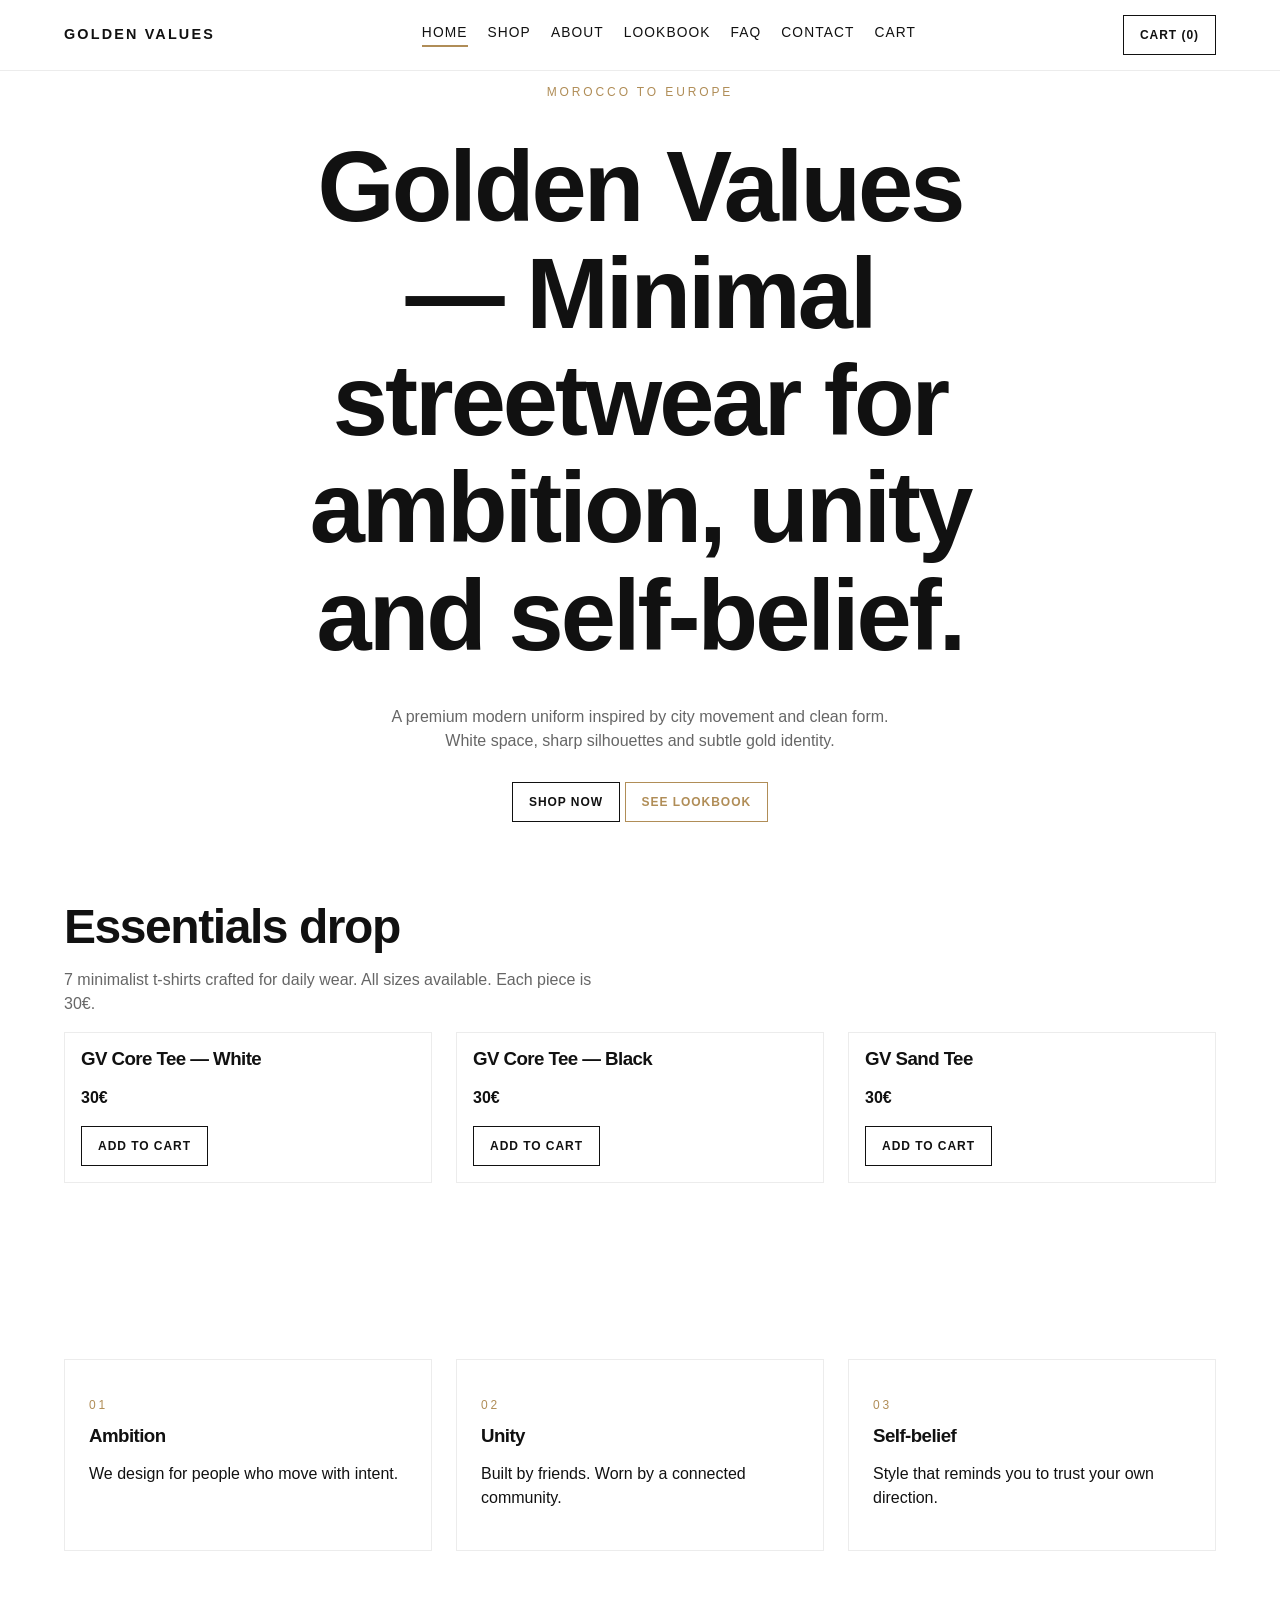
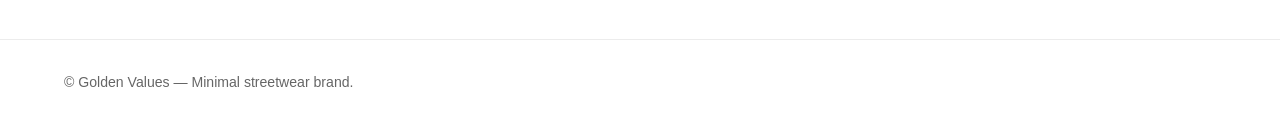
<file: index.html>
<!doctype html>
<html lang="en">
<head>
  <meta charset="UTF-8" />
  <meta name="viewport" content="width=device-width, initial-scale=1.0" />
  <title>Golden Values — Minimal Streetwear</title>
  <link rel="stylesheet" href="styles.css" />
</head>
<body>
  <header class="site-header">
    <div class="container nav">
      <a class="brand" href="index.html">Golden Values</a>
      <nav class="nav-links">
        <a href="index.html">Home</a><a href="shop.html">Shop</a><a href="about.html">About</a><a href="lookbook.html">Lookbook</a><a href="faq.html">FAQ</a><a href="contact.html">Contact</a><a href="cart.html">Cart</a>
      </nav>
      <button class="icon-btn" data-open-cart>Cart (<span data-cart-count>0</span>)</button>
    </div>
  </header>

  <main>
    <section class="hero container">
      <p class="kicker">Morocco to Europe</p>
      <h1>Golden Values — Minimal streetwear for ambition, unity and self-belief.</h1>
      <p class="lead">A premium modern uniform inspired by city movement and clean form. White space, sharp silhouettes and subtle gold identity.</p>
      <div>
        <a class="btn" href="shop.html">Shop now</a>
        <a class="btn gold" href="lookbook.html">See lookbook</a>
      </div>
    </section>

    <section class="section container">
      <h2>Essentials drop</h2>
      <p class="lead">7 minimalist t-shirts crafted for daily wear. All sizes available. Each piece is 30€.</p>
      <div id="home-products" class="grid grid-3"></div>
    </section>

    <section class="section container grid grid-3">
      <article class="card"><p class="kicker">01</p><h3>Ambition</h3><p>We design for people who move with intent.</p></article>
      <article class="card"><p class="kicker">02</p><h3>Unity</h3><p>Built by friends. Worn by a connected community.</p></article>
      <article class="card"><p class="kicker">03</p><h3>Self-belief</h3><p>Style that reminds you to trust your own direction.</p></article>
    </section>
  </main>

  <footer class="footer"><div class="container">© Golden Values — Minimal streetwear brand.</div></footer>

  <div id="overlay" class="overlay"></div>
  <aside id="cart-drawer" class="cart-drawer">
    <div class="cart-header"><strong>Your cart</strong> <button id="close-cart" class="btn" style="float:right">Close</button></div>
    <div id="cart-items" class="cart-items"></div>
    <div class="cart-footer"><p>Total: <strong id="cart-total">0€</strong></p><a href="cart.html" class="btn gold">Go to cart page</a></div>
  </aside>

  <script src="app.js"></script>
</body>
</html>
</file>
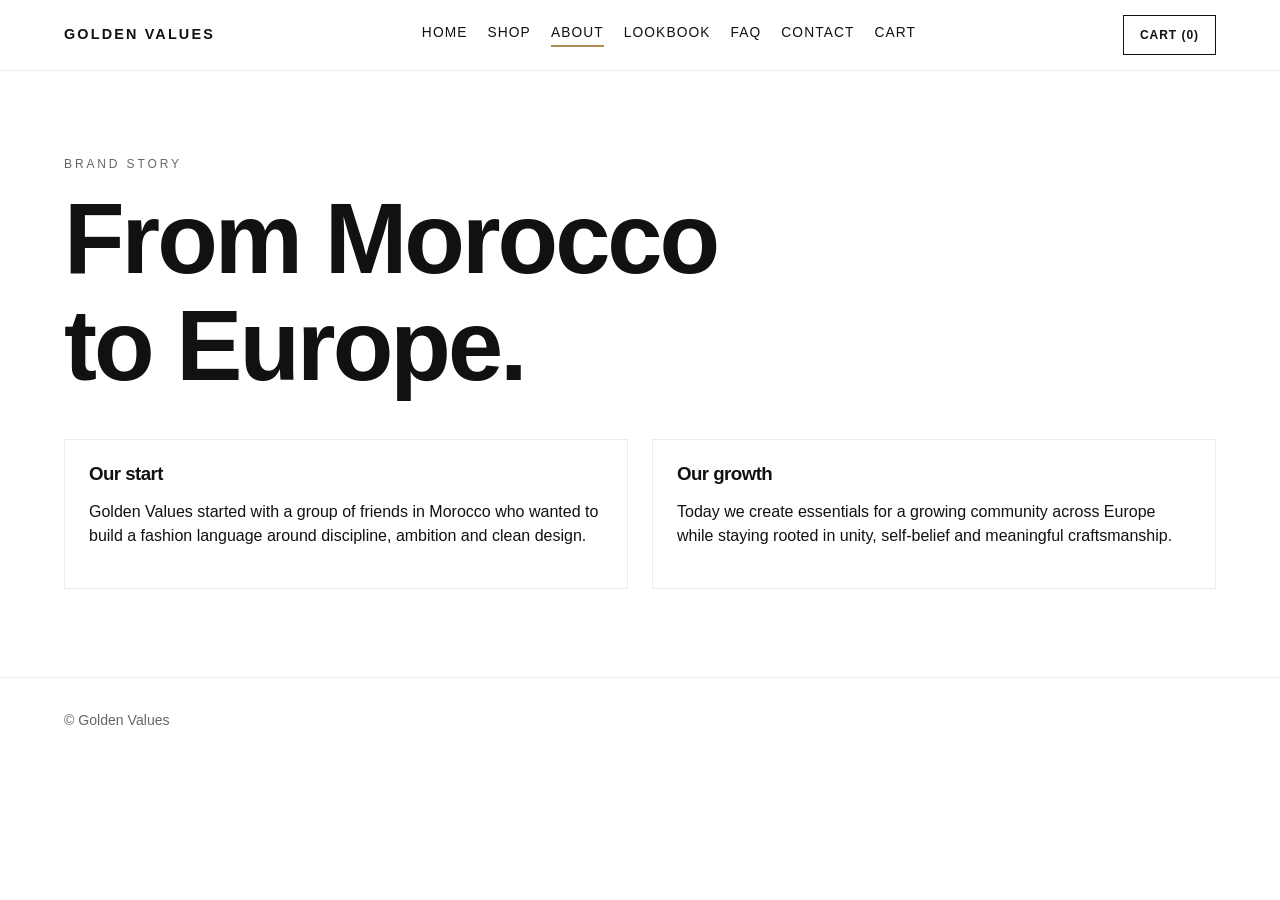
<file: about.html>
<!doctype html><html lang="en"><head><meta charset="UTF-8" /><meta name="viewport" content="width=device-width, initial-scale=1.0" /><title>About — Golden Values</title><link rel="stylesheet" href="styles.css" /></head><body>
<header class="site-header"><div class="container nav"><a class="brand" href="index.html">Golden Values</a><nav class="nav-links"><a href="index.html">Home</a><a href="shop.html">Shop</a><a href="about.html">About</a><a href="lookbook.html">Lookbook</a><a href="faq.html">FAQ</a><a href="contact.html">Contact</a><a href="cart.html">Cart</a></nav><button class="icon-btn" data-open-cart>Cart (<span data-cart-count>0</span>)</button></div></header>
<main class="container"><section class="page-head"><p class="kicker">Brand Story</p><h1>From Morocco to Europe.</h1></section><section class="section grid grid-2" style="padding-top:0"><article class="card"><h3>Our start</h3><p>Golden Values started with a group of friends in Morocco who wanted to build a fashion language around discipline, ambition and clean design.</p></article><article class="card"><h3>Our growth</h3><p>Today we create essentials for a growing community across Europe while staying rooted in unity, self-belief and meaningful craftsmanship.</p></article></section></main>
<footer class="footer"><div class="container">© Golden Values</div></footer>
<div id="overlay" class="overlay"></div><aside id="cart-drawer" class="cart-drawer"><div class="cart-header"><strong>Your cart</strong> <button id="close-cart" class="btn" style="float:right">Close</button></div><div id="cart-items" class="cart-items"></div><div class="cart-footer"><p>Total: <strong id="cart-total">0€</strong></p><a href="cart.html" class="btn gold">Go to cart page</a></div></aside>
<script src="app.js"></script></body></html>
</file>
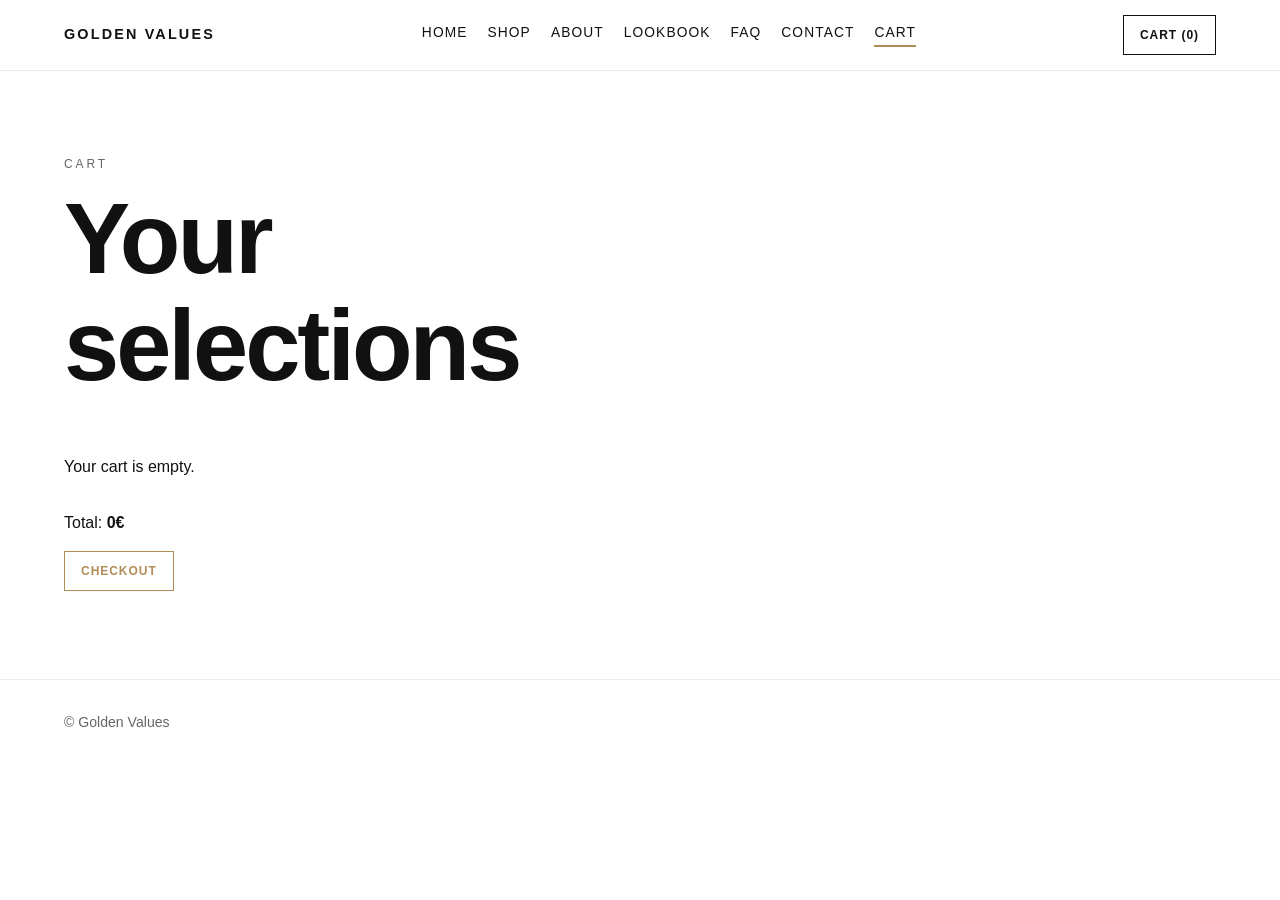
<file: cart.html>
<!doctype html><html lang="en"><head><meta charset="UTF-8" /><meta name="viewport" content="width=device-width, initial-scale=1.0" /><title>Cart — Golden Values</title><link rel="stylesheet" href="styles.css" /></head><body>
<header class="site-header"><div class="container nav"><a class="brand" href="index.html">Golden Values</a><nav class="nav-links"><a href="index.html">Home</a><a href="shop.html">Shop</a><a href="about.html">About</a><a href="lookbook.html">Lookbook</a><a href="faq.html">FAQ</a><a href="contact.html">Contact</a><a href="cart.html">Cart</a></nav><button class="icon-btn" data-open-cart>Cart (<span data-cart-count>0</span>)</button></div></header>
<main class="container"><section class="page-head"><p class="kicker">Cart</p><h1>Your selections</h1></section>
<section class="section" style="padding-top:0"><div id="cart-items" class="cart-items" style="padding:0"></div><p>Total: <strong id="cart-total">0€</strong></p><button class="btn gold">Checkout</button></section></main>
<footer class="footer"><div class="container">© Golden Values</div></footer>
<div id="overlay" class="overlay"></div><aside id="cart-drawer" class="cart-drawer"><div class="cart-header"><strong>Your cart</strong> <button id="close-cart" class="btn" style="float:right">Close</button></div><div class="cart-items"><p>Use this page for full cart details.</p></div><div class="cart-footer"><p>View totals on cart page.</p></div></aside>
<script src="app.js"></script></body></html>
</file>
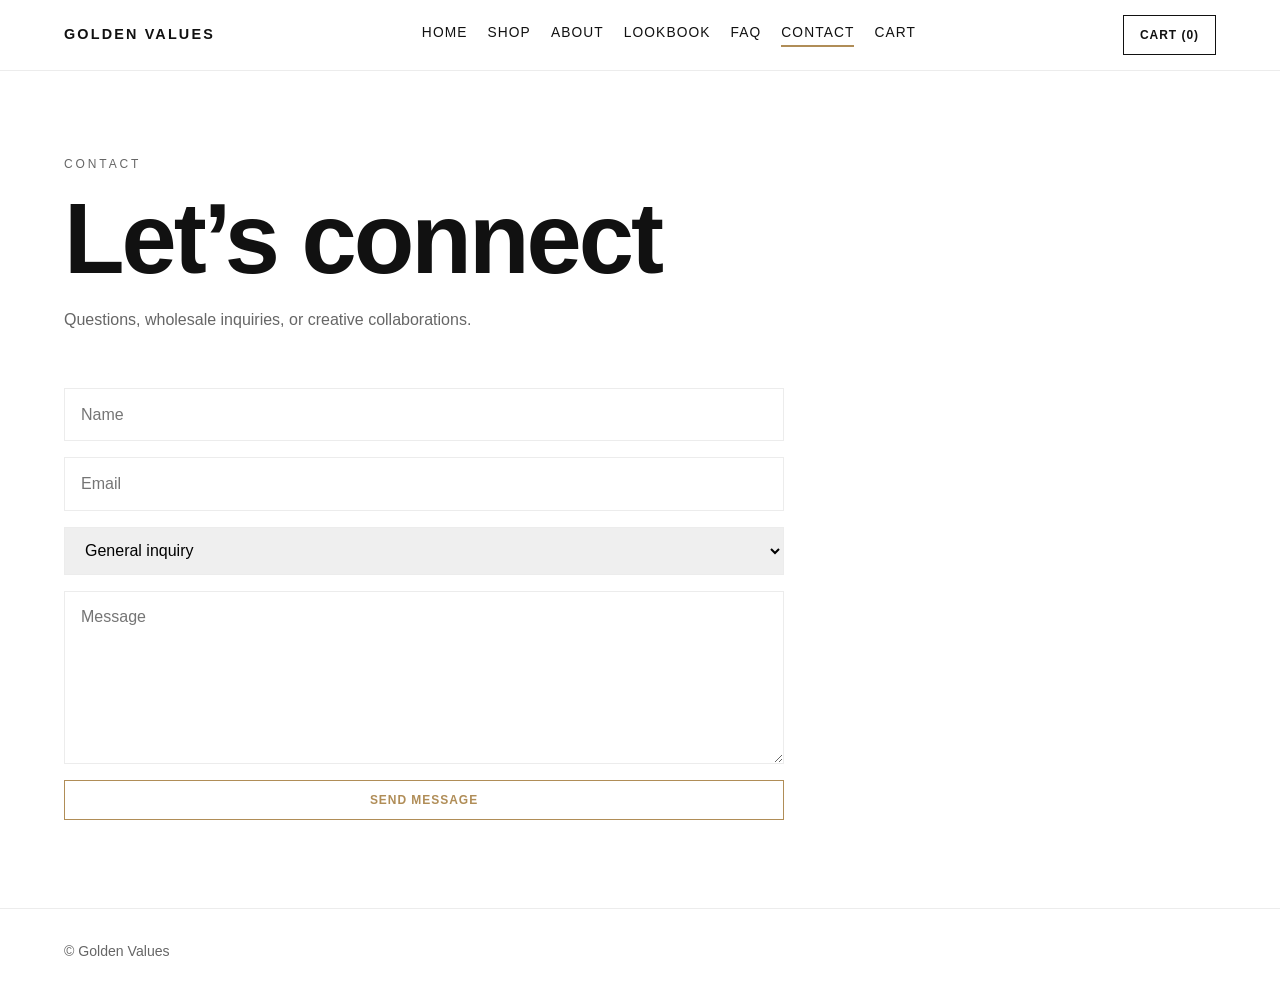
<file: contact.html>
<!doctype html><html lang="en"><head><meta charset="UTF-8" /><meta name="viewport" content="width=device-width, initial-scale=1.0" /><title>Contact — Golden Values</title><link rel="stylesheet" href="styles.css" /></head><body>
<header class="site-header"><div class="container nav"><a class="brand" href="index.html">Golden Values</a><nav class="nav-links"><a href="index.html">Home</a><a href="shop.html">Shop</a><a href="about.html">About</a><a href="lookbook.html">Lookbook</a><a href="faq.html">FAQ</a><a href="contact.html">Contact</a><a href="cart.html">Cart</a></nav><button class="icon-btn" data-open-cart>Cart (<span data-cart-count>0</span>)</button></div></header>
<main class="container"><section class="page-head"><p class="kicker">Contact</p><h1>Let’s connect</h1><p>Questions, wholesale inquiries, or creative collaborations.</p></section>
<form class="form section" style="padding-top:0"><input placeholder="Name" required /><input type="email" placeholder="Email" required /><select><option>General inquiry</option><option>Order support</option><option>Wholesale</option></select><textarea rows="6" placeholder="Message"></textarea><button class="btn gold" type="submit">Send message</button></form></main>
<footer class="footer"><div class="container">© Golden Values</div></footer>
<div id="overlay" class="overlay"></div><aside id="cart-drawer" class="cart-drawer"><div class="cart-header"><strong>Your cart</strong> <button id="close-cart" class="btn" style="float:right">Close</button></div><div id="cart-items" class="cart-items"></div><div class="cart-footer"><p>Total: <strong id="cart-total">0€</strong></p><a href="cart.html" class="btn gold">Go to cart page</a></div></aside>
<script src="app.js"></script></body></html>
</file>
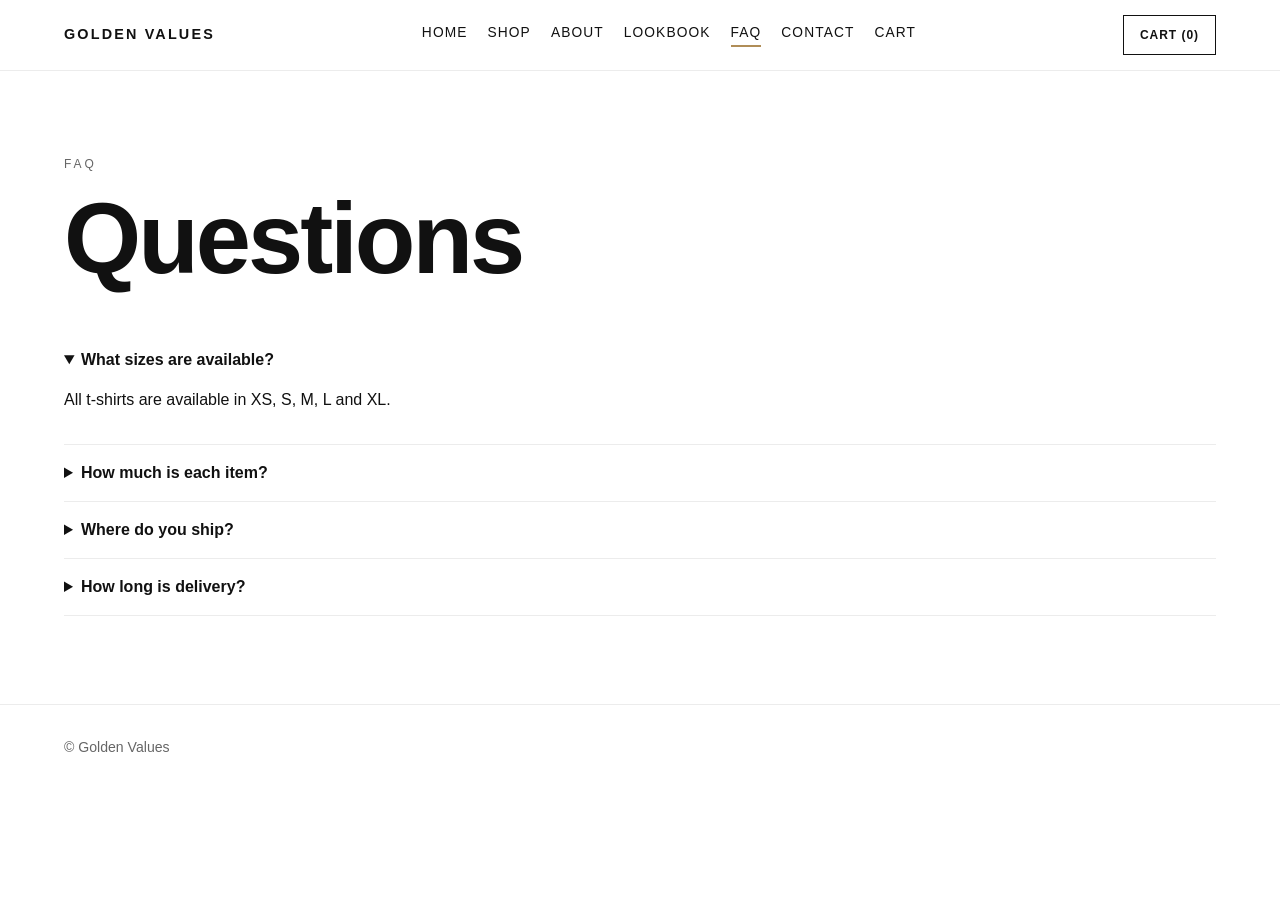
<file: faq.html>
<!doctype html><html lang="en"><head><meta charset="UTF-8" /><meta name="viewport" content="width=device-width, initial-scale=1.0" /><title>FAQ — Golden Values</title><link rel="stylesheet" href="styles.css" /></head><body>
<header class="site-header"><div class="container nav"><a class="brand" href="index.html">Golden Values</a><nav class="nav-links"><a href="index.html">Home</a><a href="shop.html">Shop</a><a href="about.html">About</a><a href="lookbook.html">Lookbook</a><a href="faq.html">FAQ</a><a href="contact.html">Contact</a><a href="cart.html">Cart</a></nav><button class="icon-btn" data-open-cart>Cart (<span data-cart-count>0</span>)</button></div></header>
<main class="container"><section class="page-head"><p class="kicker">FAQ</p><h1>Questions</h1></section><section class="section" style="padding-top:0">
<details class="faq-item" open><summary>What sizes are available?</summary><p>All t-shirts are available in XS, S, M, L and XL.</p></details>
<details class="faq-item"><summary>How much is each item?</summary><p>Each minimalist t-shirt is priced at 30€.</p></details>
<details class="faq-item"><summary>Where do you ship?</summary><p>We currently ship from Morocco and Europe to customers across Europe.</p></details>
<details class="faq-item"><summary>How long is delivery?</summary><p>Delivery typically takes 3–7 business days.</p></details>
</section></main>
<footer class="footer"><div class="container">© Golden Values</div></footer>
<div id="overlay" class="overlay"></div><aside id="cart-drawer" class="cart-drawer"><div class="cart-header"><strong>Your cart</strong> <button id="close-cart" class="btn" style="float:right">Close</button></div><div id="cart-items" class="cart-items"></div><div class="cart-footer"><p>Total: <strong id="cart-total">0€</strong></p><a href="cart.html" class="btn gold">Go to cart page</a></div></aside>
<script src="app.js"></script></body></html>
</file>
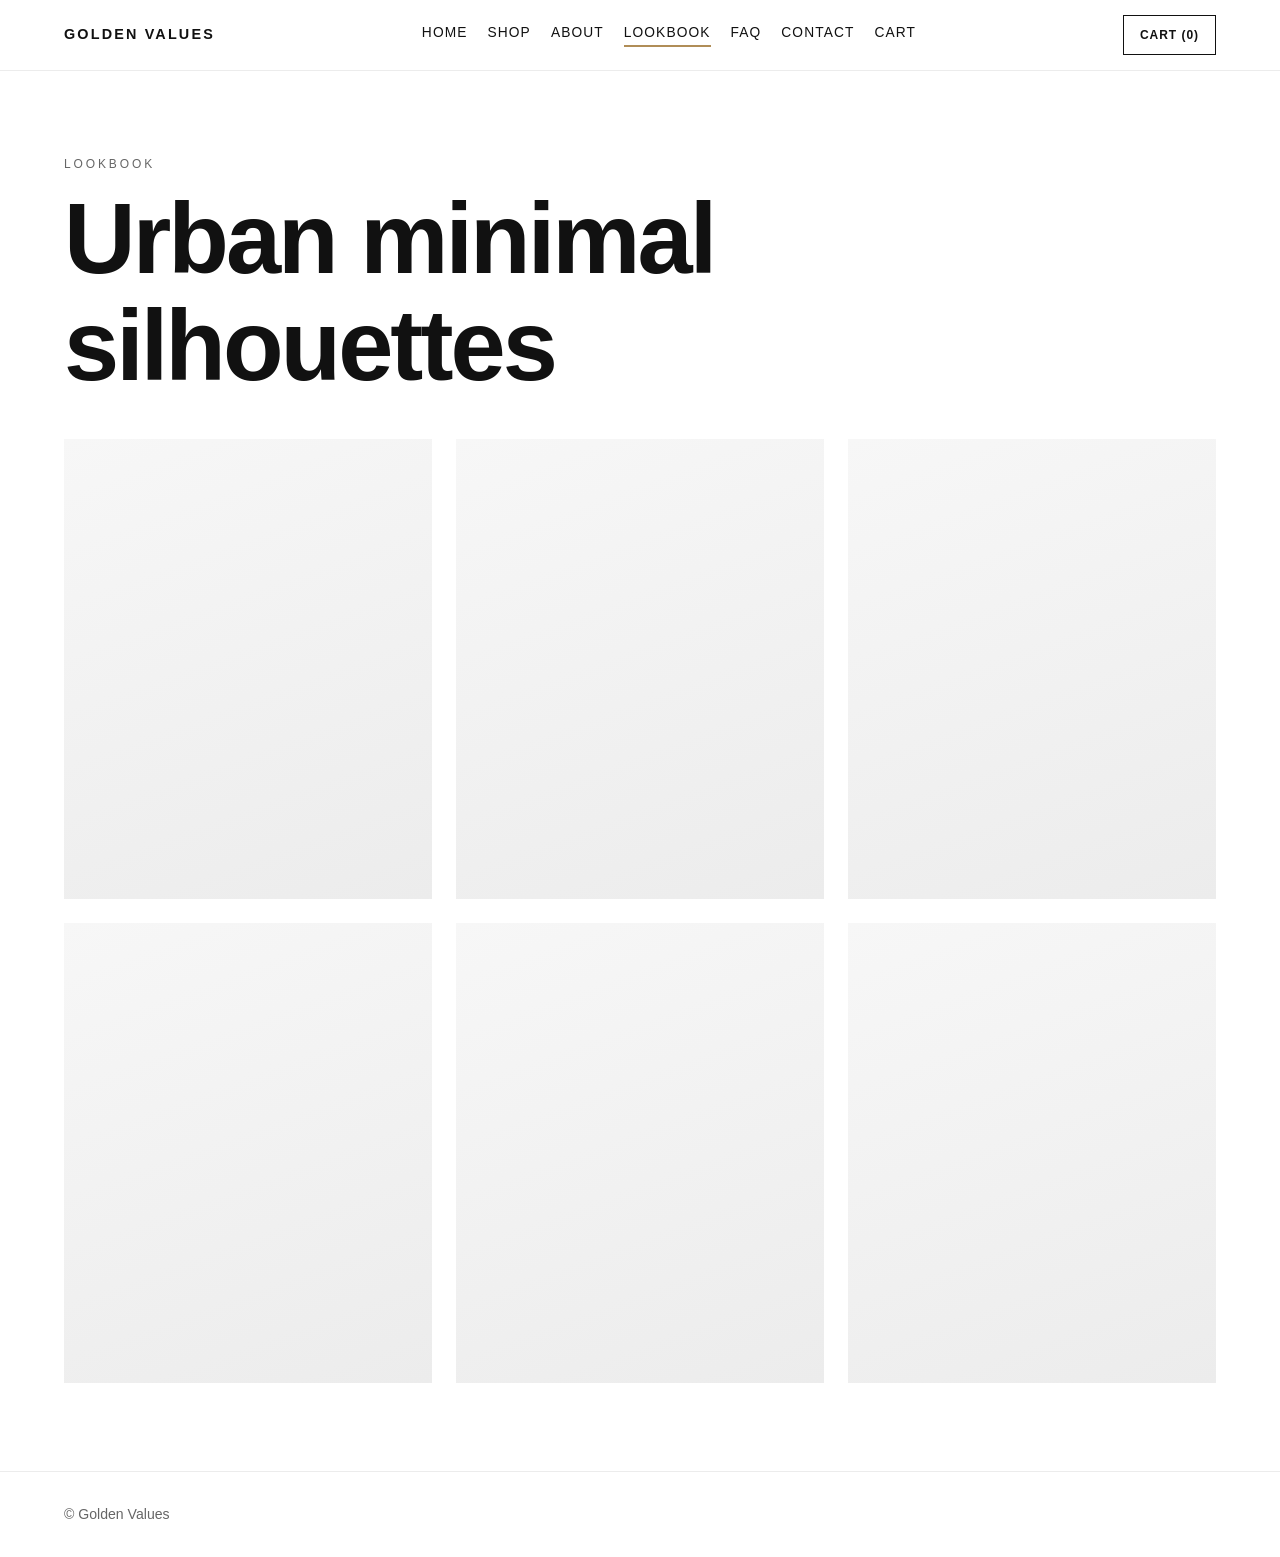
<file: lookbook.html>
<!doctype html><html lang="en"><head><meta charset="UTF-8" /><meta name="viewport" content="width=device-width, initial-scale=1.0" /><title>Lookbook — Golden Values</title><link rel="stylesheet" href="styles.css" /></head><body>
<header class="site-header"><div class="container nav"><a class="brand" href="index.html">Golden Values</a><nav class="nav-links"><a href="index.html">Home</a><a href="shop.html">Shop</a><a href="about.html">About</a><a href="lookbook.html">Lookbook</a><a href="faq.html">FAQ</a><a href="contact.html">Contact</a><a href="cart.html">Cart</a></nav><button class="icon-btn" data-open-cart>Cart (<span data-cart-count>0</span>)</button></div></header>
<main class="container"><section class="page-head"><p class="kicker">Lookbook</p><h1>Urban minimal silhouettes</h1></section><section class="grid grid-3 section" style="padding-top:0"><div class="mock-image"></div><div class="mock-image"></div><div class="mock-image"></div><div class="mock-image"></div><div class="mock-image"></div><div class="mock-image"></div></section></main>
<footer class="footer"><div class="container">© Golden Values</div></footer>
<div id="overlay" class="overlay"></div><aside id="cart-drawer" class="cart-drawer"><div class="cart-header"><strong>Your cart</strong> <button id="close-cart" class="btn" style="float:right">Close</button></div><div id="cart-items" class="cart-items"></div><div class="cart-footer"><p>Total: <strong id="cart-total">0€</strong></p><a href="cart.html" class="btn gold">Go to cart page</a></div></aside>
<script src="app.js"></script></body></html>
</file>
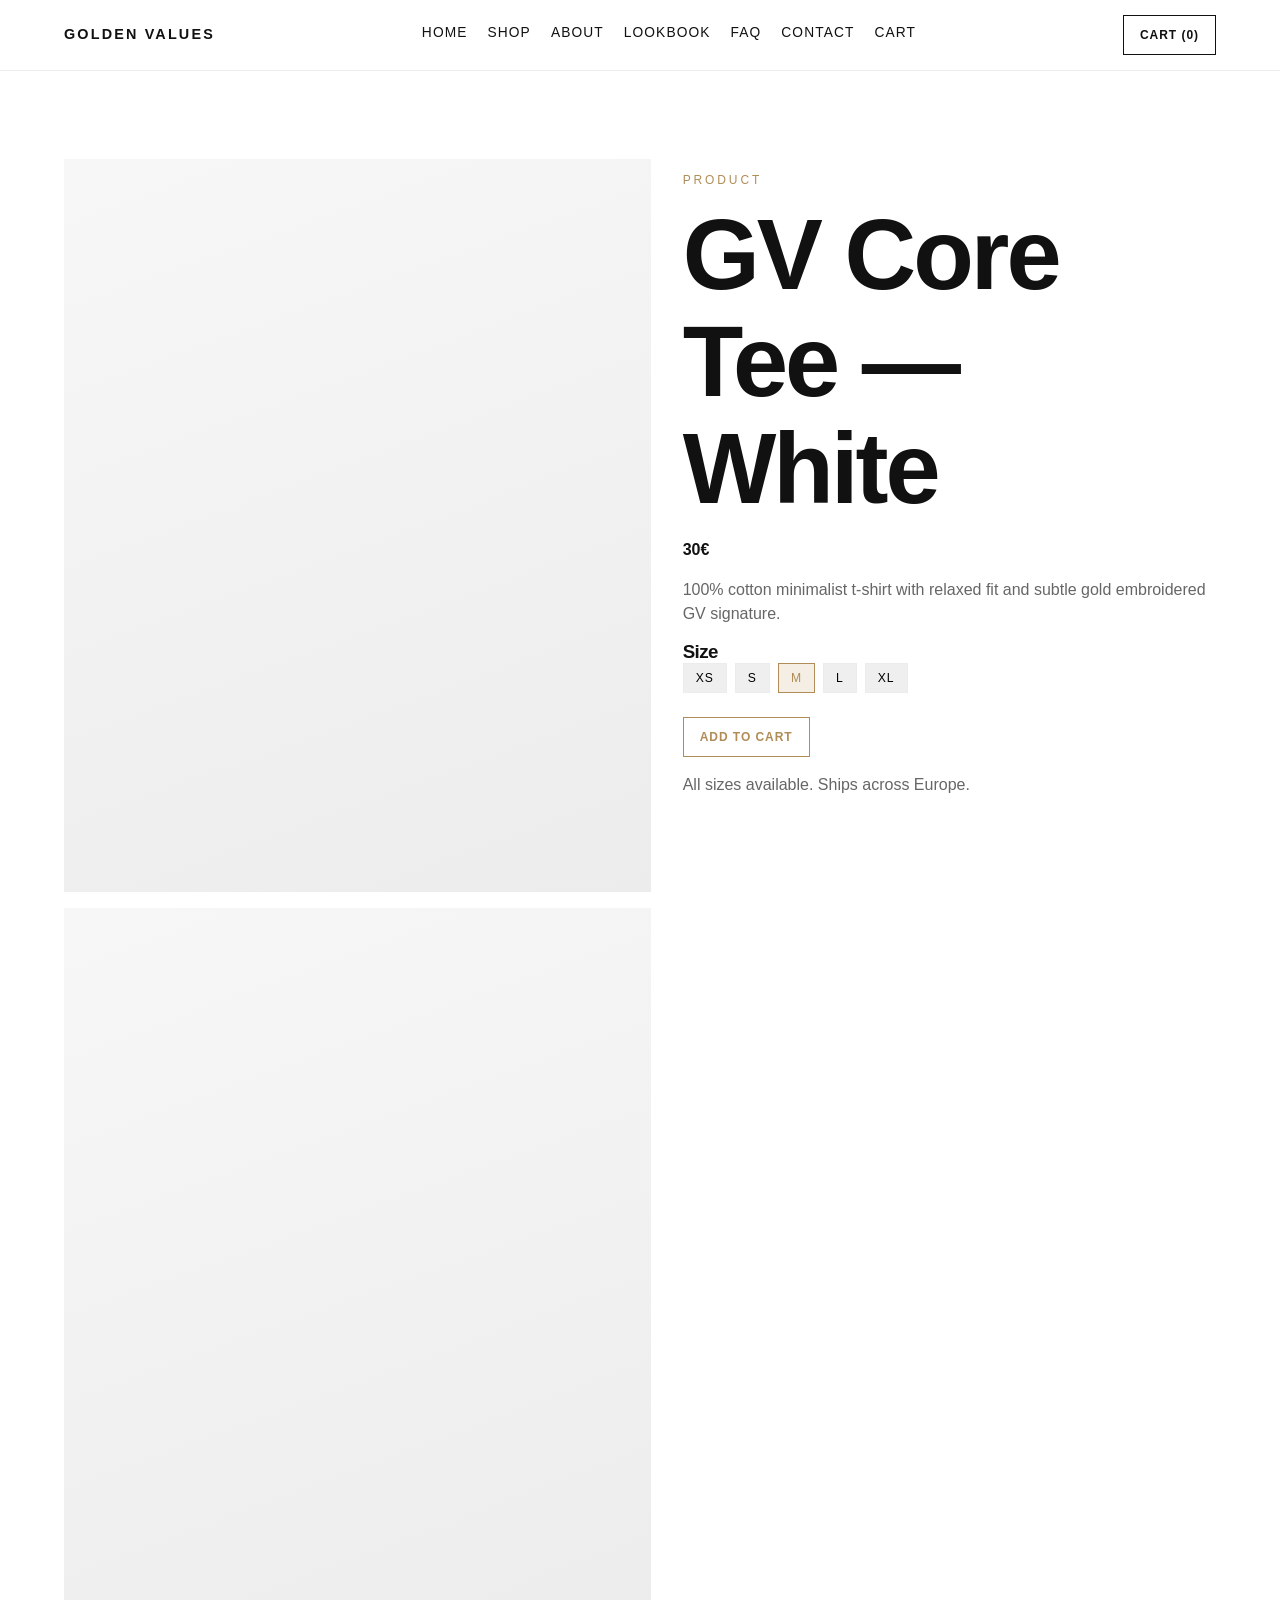
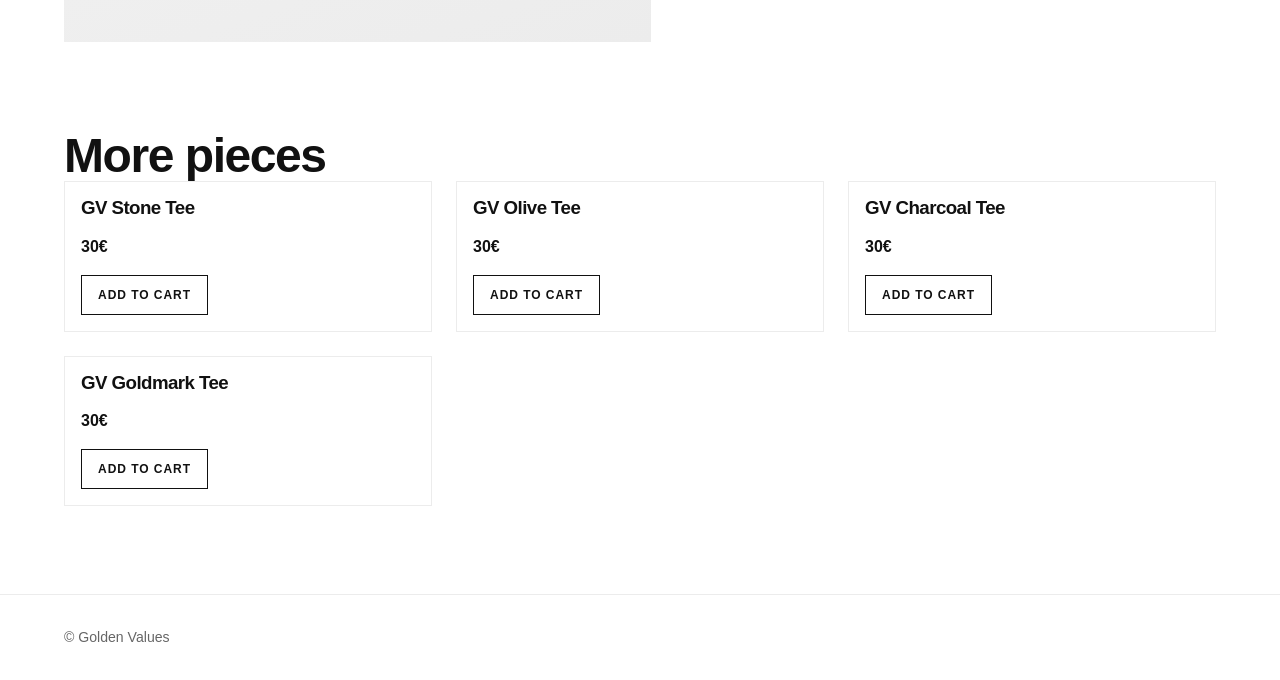
<file: product.html>
<!doctype html><html lang="en"><head><meta charset="UTF-8" /><meta name="viewport" content="width=device-width, initial-scale=1.0" /><title>Product — Golden Values</title><link rel="stylesheet" href="styles.css" /></head><body>
<header class="site-header"><div class="container nav"><a class="brand" href="index.html">Golden Values</a><nav class="nav-links"><a href="index.html">Home</a><a href="shop.html">Shop</a><a href="about.html">About</a><a href="lookbook.html">Lookbook</a><a href="faq.html">FAQ</a><a href="contact.html">Contact</a><a href="cart.html">Cart</a></nav><button class="icon-btn" data-open-cart>Cart (<span data-cart-count>0</span>)</button></div></header>
<main class="container section">
  <div class="product-layout">
    <div class="image-stack"><div class="mock-image"></div><div class="mock-image"></div></div>
    <div>
      <p class="kicker">Product</p><h1 id="product-title">GV Core Tee — White</h1><p class="price" id="product-price">30€</p>
      <p class="lead">100% cotton minimalist t-shirt with relaxed fit and subtle gold embroidered GV signature.</p>
      <h3>Size</h3><div id="size-selector"></div>
      <p><button id="add-product-btn" class="btn gold">Add to cart</button></p>
      <p class="lead">All sizes available. Ships across Europe.</p>
    </div>
  </div>
  <section class="section" style="padding-bottom:0"><h2>More pieces</h2><div id="featured-products" class="grid grid-3"></div></section>
</main>
<footer class="footer"><div class="container">© Golden Values</div></footer>
<div id="overlay" class="overlay"></div><aside id="cart-drawer" class="cart-drawer"><div class="cart-header"><strong>Your cart</strong> <button id="close-cart" class="btn" style="float:right">Close</button></div><div id="cart-items" class="cart-items"></div><div class="cart-footer"><p>Total: <strong id="cart-total">0€</strong></p><a href="cart.html" class="btn gold">Go to cart page</a></div></aside>
<script src="app.js"></script></body></html>
</file>
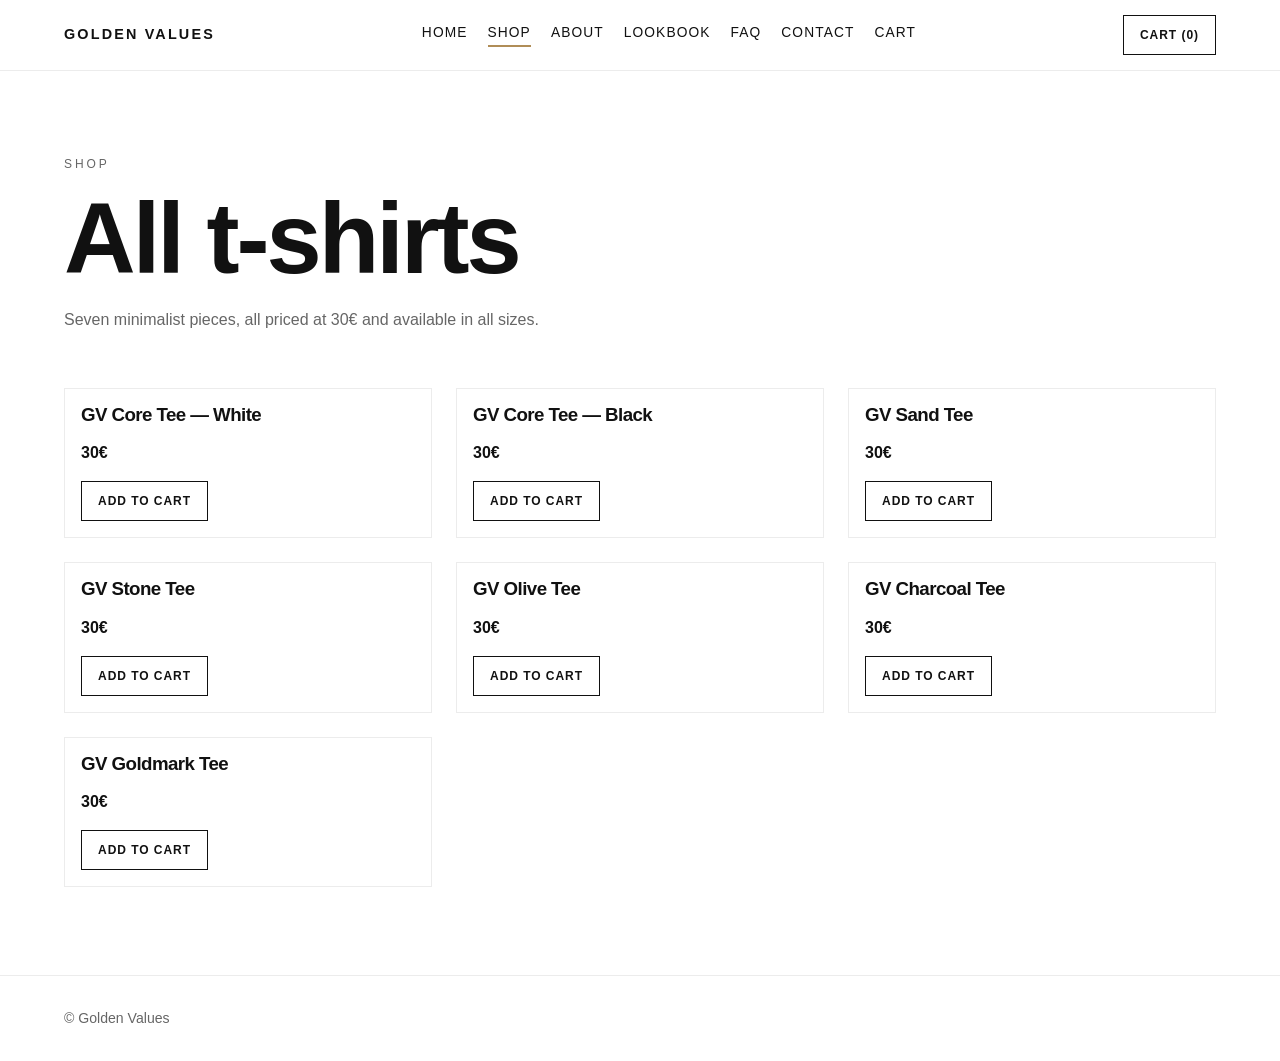
<file: shop.html>
<!doctype html><html lang="en"><head><meta charset="UTF-8" /><meta name="viewport" content="width=device-width, initial-scale=1.0" /><title>Shop — Golden Values</title><link rel="stylesheet" href="styles.css" /></head><body>
<header class="site-header"><div class="container nav"><a class="brand" href="index.html">Golden Values</a><nav class="nav-links"><a href="index.html">Home</a><a href="shop.html">Shop</a><a href="about.html">About</a><a href="lookbook.html">Lookbook</a><a href="faq.html">FAQ</a><a href="contact.html">Contact</a><a href="cart.html">Cart</a></nav><button class="icon-btn" data-open-cart>Cart (<span data-cart-count>0</span>)</button></div></header>
<main class="container"><section class="page-head"><p class="kicker">Shop</p><h1>All t-shirts</h1><p>Seven minimalist pieces, all priced at 30€ and available in all sizes.</p></section><section id="shop-products" class="grid grid-3 section" style="padding-top:0"></section></main>
<footer class="footer"><div class="container">© Golden Values</div></footer>
<div id="overlay" class="overlay"></div><aside id="cart-drawer" class="cart-drawer"><div class="cart-header"><strong>Your cart</strong> <button id="close-cart" class="btn" style="float:right">Close</button></div><div id="cart-items" class="cart-items"></div><div class="cart-footer"><p>Total: <strong id="cart-total">0€</strong></p><a href="cart.html" class="btn gold">Go to cart page</a></div></aside>
<script src="app.js"></script></body></html>
</file>
<file: styles.css>
:root {
  --bg: #ffffff;
  --text: #111111;
  --muted: #666666;
  --line: #ececec;
  --gold: #b08d57;
  --soft-gold: #f4eee4;
  --max: 1200px;
  --ease: 240ms ease;
}

* {
  box-sizing: border-box;
}

html,
body {
  margin: 0;
  padding: 0;
  background: var(--bg);
  color: var(--text);
  font-family: "Inter", "Helvetica Neue", Arial, sans-serif;
}

body {
  line-height: 1.5;
}

a {
  color: inherit;
  text-decoration: none;
}

img {
  width: 100%;
  display: block;
}

.container {
  width: min(var(--max), 90vw);
  margin-inline: auto;
}

.site-header {
  position: sticky;
  top: 0;
  z-index: 20;
  background: rgba(255, 255, 255, 0.9);
  backdrop-filter: blur(8px);
  border-bottom: 1px solid var(--line);
}

.nav {
  min-height: 70px;
  display: flex;
  align-items: center;
  justify-content: space-between;
  gap: 2rem;
}

.brand {
  font-weight: 800;
  letter-spacing: 0.15em;
  text-transform: uppercase;
  font-size: 0.9rem;
}

.nav-links {
  display: flex;
  align-items: center;
  gap: 1.25rem;
  font-size: 0.86rem;
  letter-spacing: 0.08em;
  text-transform: uppercase;
}

.nav-links a {
  position: relative;
  padding-bottom: 4px;
}

.nav-links a::after {
  content: "";
  position: absolute;
  left: 0;
  bottom: 0;
  width: 100%;
  height: 2px;
  background: var(--gold);
  transform: scaleX(0);
  transform-origin: right;
  transition: transform var(--ease);
}

.nav-links a:hover::after,
.nav-links a.active::after {
  transform: scaleX(1);
  transform-origin: left;
}

.icon-btn,
.btn {
  border: 1px solid var(--text);
  background: transparent;
  color: var(--text);
  text-transform: uppercase;
  letter-spacing: 0.08em;
  font-weight: 600;
  font-size: 0.75rem;
  padding: 0.75rem 1rem;
  transition: all var(--ease);
  cursor: pointer;
}

.btn:hover,
.icon-btn:hover {
  background: var(--text);
  color: #fff;
}

.btn.gold {
  border-color: var(--gold);
  color: var(--gold);
}

.btn.gold:hover {
  background: var(--gold);
  color: #fff;
}

.hero {
  min-height: 74vh;
  display: grid;
  place-items: center;
  text-align: center;
  gap: 1.25rem;
}

.kicker {
  font-size: 0.75rem;
  letter-spacing: 0.24em;
  text-transform: uppercase;
  color: var(--gold);
}

h1,
h2,
h3 {
  margin: 0;
  letter-spacing: -0.03em;
  line-height: 1.08;
}

h1 {
  font-size: clamp(2.6rem, 10vw, 6.2rem);
  max-width: 12ch;
}

h2 {
  font-size: clamp(1.9rem, 5vw, 3rem);
}

.lead {
  color: var(--muted);
  max-width: 60ch;
}

.section {
  padding: 5.5rem 0;
}

.grid {
  display: grid;
  gap: 1.5rem;
}

.grid-3 {
  grid-template-columns: repeat(3, minmax(0, 1fr));
}

.grid-2 {
  grid-template-columns: repeat(2, minmax(0, 1fr));
}

.card {
  border: 1px solid var(--line);
  padding: 1.5rem;
  transition: transform var(--ease), box-shadow var(--ease), border-color var(--ease);
}

.product-card {
  padding: 0;
  overflow: hidden;
}

.product-card .media {
  aspect-ratio: 4 / 5;
  background: linear-gradient(145deg, #f8f8f8, #efefef);
  position: relative;
}

.product-card .media::after {
  content: "GV";
  position: absolute;
  inset: auto 1rem 1rem auto;
  font-weight: 700;
  color: rgba(176, 141, 87, 0.8);
  letter-spacing: 0.15em;
  font-size: 0.8rem;
}

.product-card .content {
  padding: 1rem;
}

.card:hover {
  transform: translateY(-4px);
  box-shadow: 0 8px 24px rgba(0, 0, 0, 0.06);
  border-color: #ddd;
}

.price {
  font-weight: 700;
}

.footer {
  border-top: 1px solid var(--line);
  padding: 2rem 0;
  color: var(--muted);
  font-size: 0.88rem;
}

.pill {
  display: inline-block;
  padding: 0.45rem 0.75rem;
  border: 1px solid var(--line);
  font-size: 0.76rem;
  text-transform: uppercase;
  letter-spacing: 0.08em;
  margin: 0 0.5rem 0.5rem 0;
  cursor: pointer;
  transition: all var(--ease);
}

.pill:hover,
.pill.active {
  border-color: var(--gold);
  color: var(--gold);
  background: var(--soft-gold);
}

.product-layout {
  display: grid;
  grid-template-columns: 1.1fr 1fr;
  gap: 2rem;
}

.image-stack {
  display: grid;
  gap: 1rem;
}

.mock-image {
  aspect-ratio: 4 / 5;
  background: linear-gradient(160deg, #f7f7f7, #ececec);
}

.form {
  display: grid;
  gap: 1rem;
  max-width: 720px;
}

input,
textarea,
select {
  width: 100%;
  border: 1px solid var(--line);
  padding: 0.85rem 1rem;
  font: inherit;
}

.faq-item {
  border-bottom: 1px solid var(--line);
  padding: 1rem 0;
}

.faq-item summary {
  cursor: pointer;
  font-weight: 600;
}

.cart-drawer {
  position: fixed;
  top: 0;
  right: 0;
  width: min(420px, 100vw);
  height: 100%;
  background: #fff;
  border-left: 1px solid var(--line);
  transform: translateX(100%);
  transition: transform var(--ease);
  z-index: 40;
  display: grid;
  grid-template-rows: auto 1fr auto;
}

.cart-drawer.open {
  transform: translateX(0);
}

.cart-header,
.cart-footer {
  padding: 1rem;
  border-bottom: 1px solid var(--line);
}

.cart-footer {
  border-top: 1px solid var(--line);
  border-bottom: 0;
}

.cart-items {
  overflow-y: auto;
  padding: 1rem;
  display: grid;
  gap: 0.9rem;
}

.cart-item {
  border: 1px solid var(--line);
  padding: 0.8rem;
  font-size: 0.92rem;
}

.overlay {
  position: fixed;
  inset: 0;
  background: rgba(0, 0, 0, 0.25);
  opacity: 0;
  pointer-events: none;
  transition: opacity var(--ease);
  z-index: 30;
}

.overlay.show {
  opacity: 1;
  pointer-events: auto;
}

.page-head {
  padding: 4.5rem 0 2.5rem;
}

.page-head p {
  color: var(--muted);
  max-width: 56ch;
}

@media (max-width: 920px) {
  .grid-3 {
    grid-template-columns: repeat(2, minmax(0, 1fr));
  }

  .product-layout,
  .grid-2 {
    grid-template-columns: 1fr;
  }

  .nav-links {
    display: none;
  }
}

@media (max-width: 620px) {
  .grid-3 {
    grid-template-columns: 1fr;
  }
}
</file>
